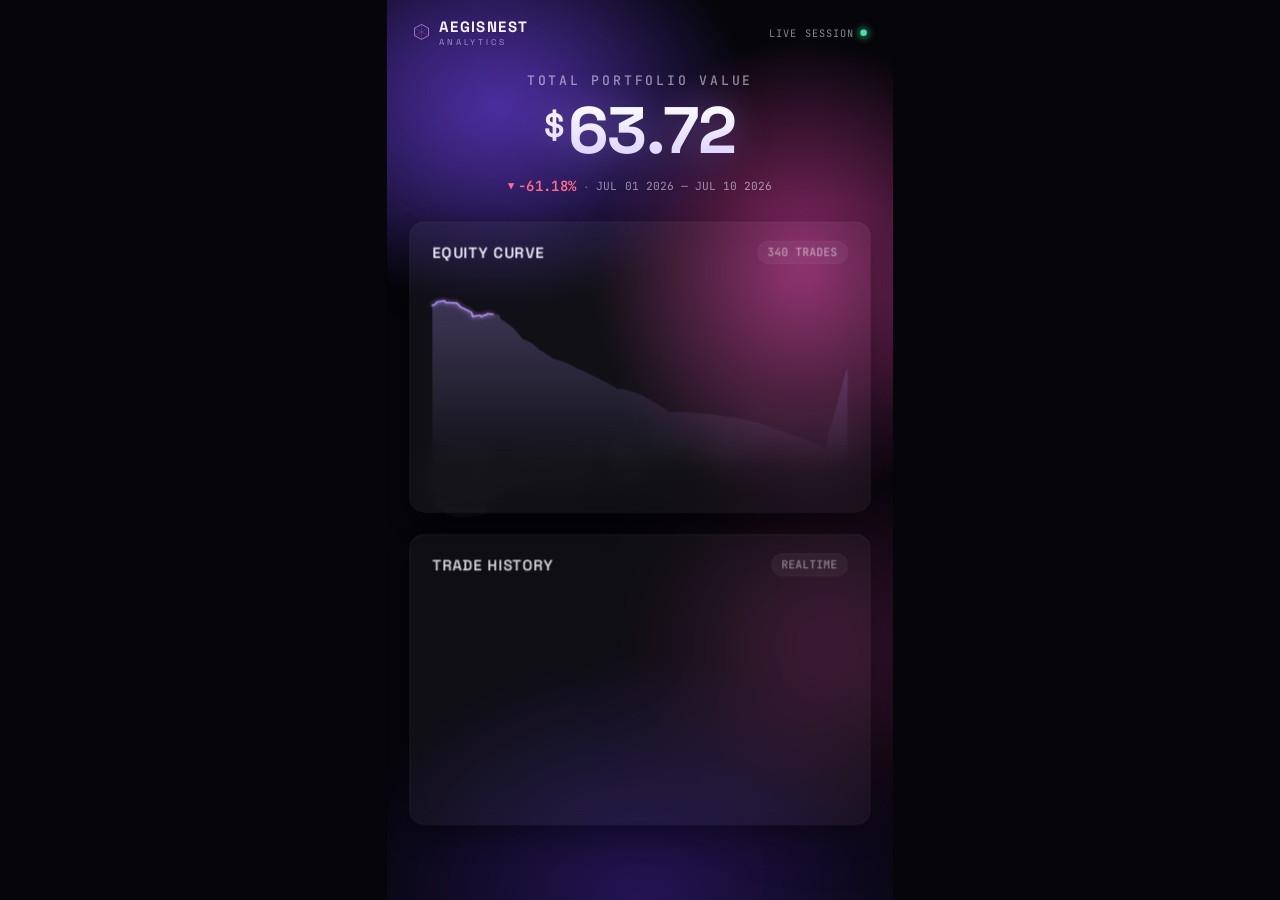
<file: index.html>
<!DOCTYPE html>
<html lang="en">
<head>
  <meta charset="UTF-8" />
  <meta name="viewport" content="width=device-width, initial-scale=1.0, maximum-scale=1.0, user-scalable=no" />
  <title>Aegisnest Analytics — Portfolio Dashboard</title>

  <!-- Google Fonts: Space Grotesk (display/body) + JetBrains Mono (data/ticker utility face) -->
  <link rel="preconnect" href="https://fonts.googleapis.com" />
  <link rel="preconnect" href="https://fonts.gstatic.com" crossorigin />
  <link href="https://fonts.googleapis.com/css2?family=Space+Grotesk:wght@300..700&family=JetBrains+Mono:wght@400;500;700&display=swap" rel="stylesheet" />

  <!-- GSAP via CDN -->
  <script src="https://cdnjs.cloudflare.com/ajax/libs/gsap/3.12.5/gsap.min.js"></script>

  <link rel="stylesheet" href="styles.css" />
</head>
<body>

  <!-- Locked 1080x1920 capture canvas. No flex/grid centering on body per spec. -->
  <div id="canvas-wrapper">

    <!-- Background watermark, dead-centered behind all glass panels -->
    <div id="watermark" aria-hidden="true">@mrshafts</div>

    <!-- Ambient glow orbs sit behind panels, above watermark/gradient -->
    <div class="ambient-glow glow-indigo" aria-hidden="true"></div>
    <div class="ambient-glow glow-magenta" aria-hidden="true"></div>

    <!-- Top header -->
    <header id="top-header">
      <div class="brand">
        <span class="brand-mark" aria-hidden="true">
          <svg width="36" height="36" viewBox="0 0 36 36" fill="none" xmlns="http://www.w3.org/2000/svg">
            <path d="M18 2L33 10V26L18 34L3 26V10L18 2Z" stroke="url(#brandStroke)" stroke-width="1.5" />
            <path d="M18 2V34M3 10L33 26M33 10L3 26" stroke="url(#brandStroke)" stroke-width="0.75" opacity="0.5" />
            <defs>
              <linearGradient id="brandStroke" x1="3" y1="2" x2="33" y2="34" gradientUnits="userSpaceOnUse">
                <stop stop-color="#B79CFF" />
                <stop offset="1" stop-color="#FF7CD4" />
              </linearGradient>
            </defs>
          </svg>
        </span>
        <span class="brand-name">AEGISNEST<span class="brand-name-thin">ANALYTICS</span></span>
      </div>
      <div class="session-meta">
        <span class="session-label">LIVE SESSION</span>
        <span class="session-dot" aria-hidden="true"></span>
      </div>
    </header>

    <!-- Hero: Total Portfolio Value -->
    <section id="hero" aria-label="Total portfolio value">
      <p class="hero-eyebrow">TOTAL PORTFOLIO VALUE</p>
      <h1 id="hero-value" class="hero-value">
        <span class="hero-currency">$</span><span id="hero-value-number">0</span>
      </h1>
      <div class="hero-sub">
        <span id="hero-delta" class="hero-delta">
          <span id="hero-delta-arrow" class="hero-delta-arrow">▲</span>
          <span id="hero-delta-value">0.00%</span>
        </span>
        <span class="hero-sub-divider" aria-hidden="true">·</span>
        <span id="hero-range-label" class="hero-range-label">01 JAN 2007 — 13 JUL 2026</span>
      </div>
    </section>

    <!-- Central chart panel -->
    <section id="chart-panel" class="glass-panel" aria-label="Portfolio performance chart">
      <div class="panel-heading">
        <span class="panel-title">EQUITY CURVE</span>
        <span class="panel-tag" id="chart-trade-count">340 TRADES</span>
      </div>
      <div id="chart-container">
        <svg id="equity-svg" width="100%" height="100%" viewBox="0 0 1000 560" preserveAspectRatio="none" xmlns="http://www.w3.org/2000/svg">
          <defs>
            <linearGradient id="lineStroke" x1="0" y1="0" x2="1" y2="0">
              <stop offset="0%" stop-color="#B79CFF" />
              <stop offset="100%" stop-color="#FF7CD4" />
            </linearGradient>
            <linearGradient id="areaFill" x1="0" y1="0" x2="0" y2="1">
              <stop offset="0%" stop-color="#B79CFF" stop-opacity="0.35" />
              <stop offset="100%" stop-color="#B79CFF" stop-opacity="0" />
            </linearGradient>
            <filter id="lineGlow" x="-50%" y="-50%" width="200%" height="200%">
              <feGaussianBlur stdDeviation="6" result="blur" />
              <feMerge>
                <feMergeNode in="blur" />
                <feMergeNode in="SourceGraphic" />
              </feMerge>
            </filter>
          </defs>
          <!-- Populated by app.js from CSV data -->
          <path id="equity-area-path" d="" fill="url(#areaFill)" stroke="none"></path>
          <path id="equity-line-path" d="" fill="none" stroke="url(#lineStroke)" stroke-width="4" stroke-linecap="round" stroke-linejoin="round" filter="url(#lineGlow)"></path>
          <circle id="equity-cursor-dot" cx="0" cy="0" r="7" fill="#FFFFFF"></circle>
        </svg>
      </div>
    </section>

    <!-- Bottom: recent trades list -->
    <section id="trades-panel" class="glass-panel" aria-label="Trade history">
      <div class="panel-heading">
        <span class="panel-title">TRADE HISTORY</span>
        <span class="panel-tag">REALTIME</span>
      </div>
      <div id="trades-list">
        <!-- Trade rows injected by app.js, e.g.:
        <div class="trade-row">
          <span class="trade-symbol">XAU/USD</span>
          <span class="trade-action trade-action--buy">BUY</span>
          <span class="trade-pnl trade-pnl--pos">+$1,204.50</span>
        </div>
        -->
      </div>
    </section>

  </div>

  <script src="app.js"></script>
</body>
</html>
</file>
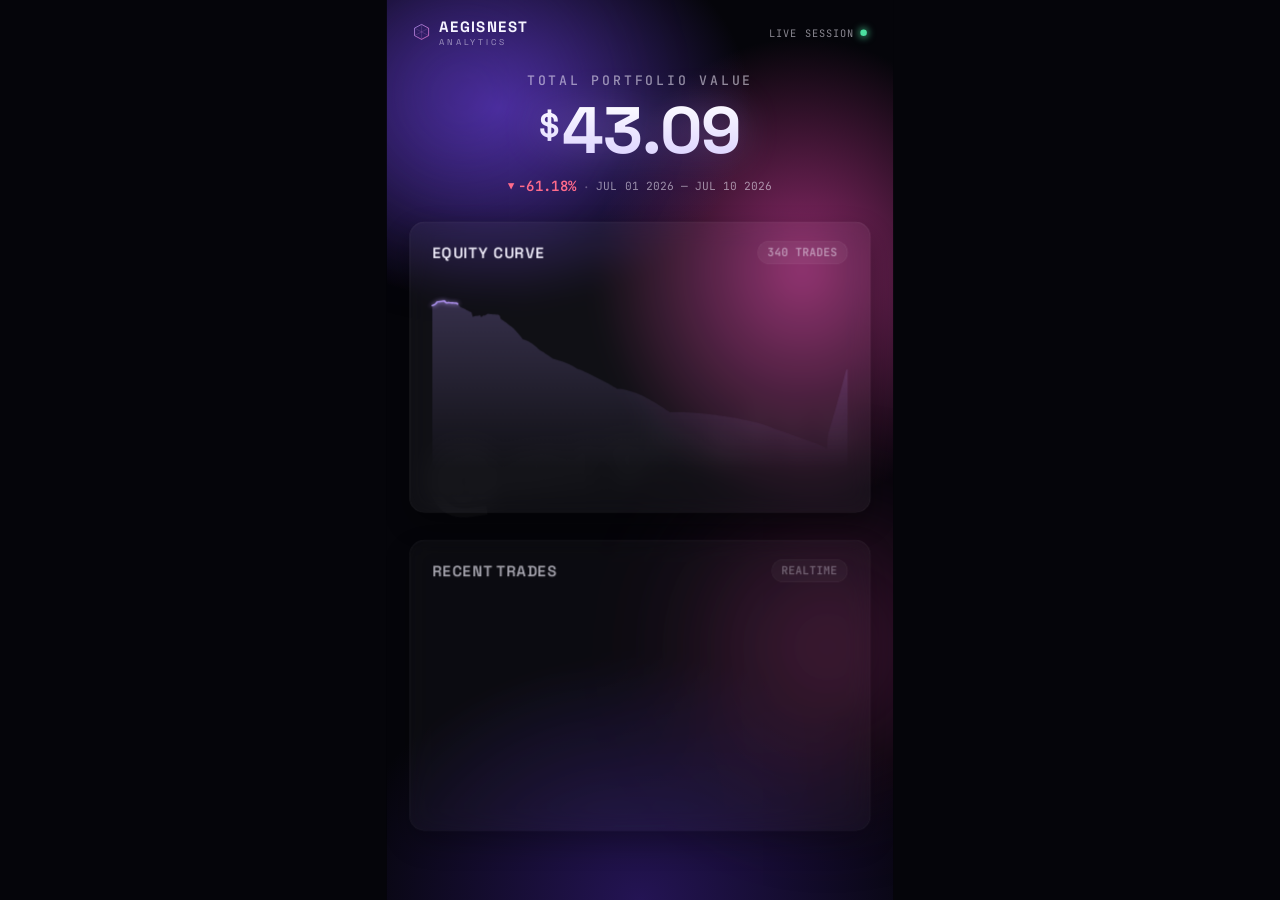
<file: index-4.html>
<!DOCTYPE html>
<html lang="en">
<head>
  <meta charset="UTF-8" />
  <meta name="viewport" content="width=device-width, initial-scale=1.0, maximum-scale=1.0, user-scalable=no" />
  <title>Aegisnest Analytics — Portfolio Dashboard</title>

  <!-- Google Fonts: Space Grotesk (display/body) + JetBrains Mono (data/ticker utility face) -->
  <link rel="preconnect" href="https://fonts.googleapis.com" />
  <link rel="preconnect" href="https://fonts.gstatic.com" crossorigin />
  <link href="https://fonts.googleapis.com/css2?family=Space+Grotesk:wght@300..700&family=JetBrains+Mono:wght@400;500;700&display=swap" rel="stylesheet" />

  <!-- GSAP via CDN -->
  <script src="https://cdnjs.cloudflare.com/ajax/libs/gsap/3.12.5/gsap.min.js"></script>

  <link rel="stylesheet" href="styles.css" />
</head>
<body>

  <!-- Locked 1080x1920 capture canvas. No flex/grid centering on body per spec. -->
  <div id="canvas-wrapper">

    <!-- Background watermark, dead-centered behind all glass panels -->
    <div id="watermark" aria-hidden="true">@mrshafts</div>

    <!-- Ambient glow orbs sit behind panels, above watermark/gradient -->
    <div class="ambient-glow glow-indigo" aria-hidden="true"></div>
    <div class="ambient-glow glow-magenta" aria-hidden="true"></div>

    <!-- Top header -->
    <header id="top-header">
      <div class="brand">
        <span class="brand-mark" aria-hidden="true">
          <svg width="36" height="36" viewBox="0 0 36 36" fill="none" xmlns="http://www.w3.org/2000/svg">
            <path d="M18 2L33 10V26L18 34L3 26V10L18 2Z" stroke="url(#brandStroke)" stroke-width="1.5" />
            <path d="M18 2V34M3 10L33 26M33 10L3 26" stroke="url(#brandStroke)" stroke-width="0.75" opacity="0.5" />
            <defs>
              <linearGradient id="brandStroke" x1="3" y1="2" x2="33" y2="34" gradientUnits="userSpaceOnUse">
                <stop stop-color="#B79CFF" />
                <stop offset="1" stop-color="#FF7CD4" />
              </linearGradient>
            </defs>
          </svg>
        </span>
        <span class="brand-name">AEGISNEST<span class="brand-name-thin">ANALYTICS</span></span>
      </div>
      <div class="session-meta">
        <span class="session-label">LIVE SESSION</span>
        <span class="session-dot" aria-hidden="true"></span>
      </div>
    </header>

    <!-- Hero: Total Portfolio Value -->
    <section id="hero" aria-label="Total portfolio value">
      <p class="hero-eyebrow">TOTAL PORTFOLIO VALUE</p>
      <h1 id="hero-value" class="hero-value">
        <span class="hero-currency">$</span><span id="hero-value-number">0</span>
      </h1>
      <div class="hero-sub">
        <span id="hero-delta" class="hero-delta">
          <span id="hero-delta-arrow" class="hero-delta-arrow">▲</span>
          <span id="hero-delta-value">0.00%</span>
        </span>
        <span class="hero-sub-divider" aria-hidden="true">·</span>
        <span id="hero-range-label" class="hero-range-label">01 JAN 2007 — 13 JUL 2026</span>
      </div>
    </section>

    <!-- Central chart panel -->
    <section id="chart-panel" class="glass-panel" aria-label="Portfolio performance chart">
      <div class="panel-heading">
        <span class="panel-title">EQUITY CURVE</span>
        <span class="panel-tag" id="chart-trade-count">340 TRADES</span>
      </div>
      <div id="chart-container">
        <svg id="equity-svg" width="100%" height="100%" viewBox="0 0 1000 560" preserveAspectRatio="none" xmlns="http://www.w3.org/2000/svg">
          <defs>
            <linearGradient id="lineStroke" x1="0" y1="0" x2="1" y2="0">
              <stop offset="0%" stop-color="#B79CFF" />
              <stop offset="100%" stop-color="#FF7CD4" />
            </linearGradient>
            <linearGradient id="areaFill" x1="0" y1="0" x2="0" y2="1">
              <stop offset="0%" stop-color="#B79CFF" stop-opacity="0.35" />
              <stop offset="100%" stop-color="#B79CFF" stop-opacity="0" />
            </linearGradient>
            <filter id="lineGlow" x="-50%" y="-50%" width="200%" height="200%">
              <feGaussianBlur stdDeviation="6" result="blur" />
              <feMerge>
                <feMergeNode in="blur" />
                <feMergeNode in="SourceGraphic" />
              </feMerge>
            </filter>
          </defs>
          <!-- Populated by app.js from CSV data -->
          <path id="equity-area-path" d="" fill="url(#areaFill)" stroke="none"></path>
          <path id="equity-line-path" d="" fill="none" stroke="url(#lineStroke)" stroke-width="4" stroke-linecap="round" stroke-linejoin="round" filter="url(#lineGlow)"></path>
          <circle id="equity-cursor-dot" cx="0" cy="0" r="7" fill="#FFFFFF"></circle>
        </svg>
      </div>
    </section>

    <!-- Bottom: recent trades list -->
    <section id="trades-panel" class="glass-panel" aria-label="Recent trades">
      <div class="panel-heading">
        <span class="panel-title">RECENT TRADES</span>
        <span class="panel-tag">REALTIME</span>
      </div>
      <div id="trades-list">
        <!-- Trade rows injected by app.js, e.g.:
        <div class="trade-row">
          <span class="trade-ticket">#00238</span>
          <span class="trade-action trade-action--buy">BUY</span>
          <span class="trade-pnl trade-pnl--pos">+$1,204.50</span>
        </div>
        -->
      </div>
    </section>

  </div>

  <script src="app.js"></script>
</body>
</html>
</file>
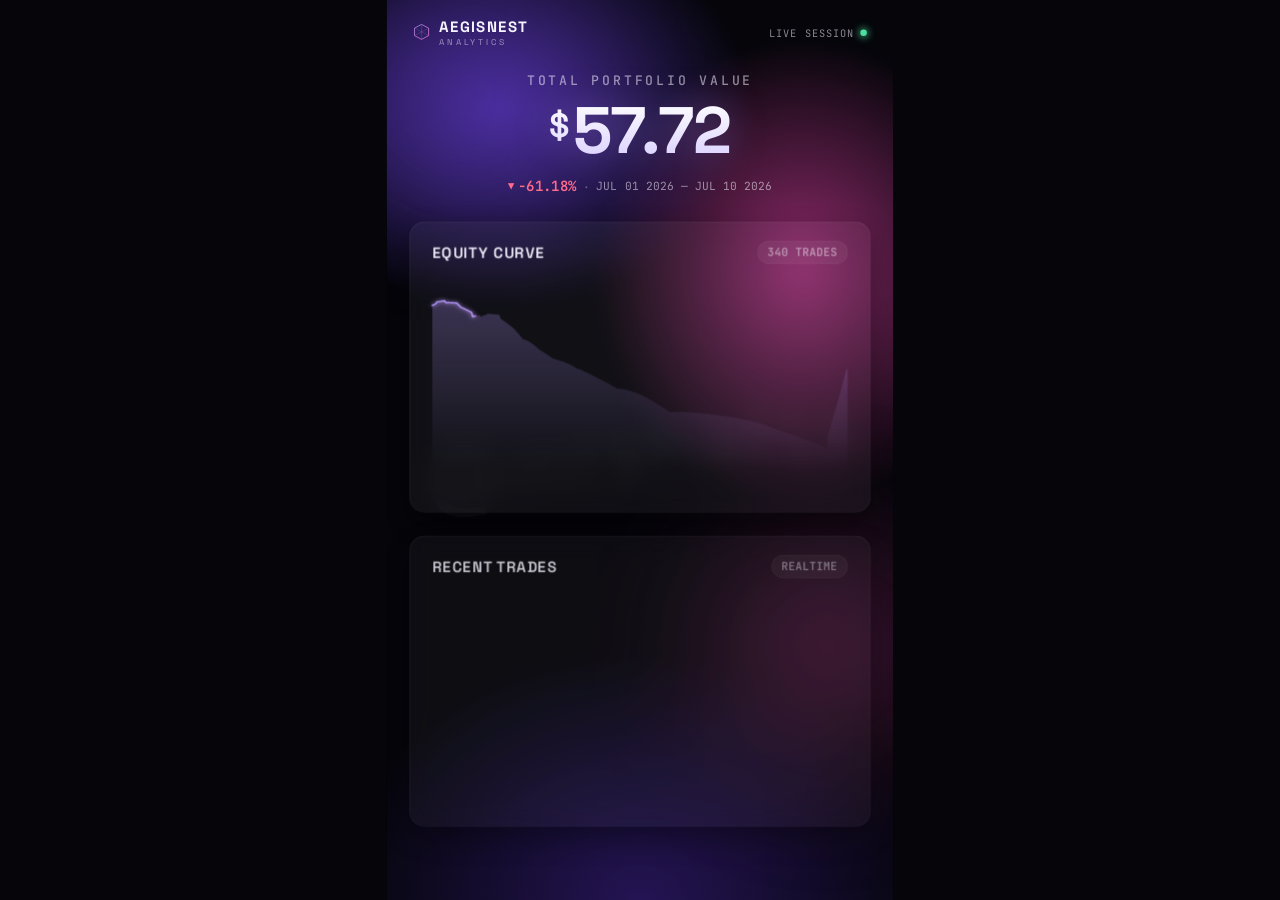
<file: index-5.html>
<!DOCTYPE html>
<html lang="en">
<head>
  <meta charset="UTF-8" />
  <meta name="viewport" content="width=device-width, initial-scale=1.0, maximum-scale=1.0, user-scalable=no" />
  <title>Aegisnest Analytics — Portfolio Dashboard</title>

  <!-- Google Fonts: Space Grotesk (display/body) + JetBrains Mono (data/ticker utility face) -->
  <link rel="preconnect" href="https://fonts.googleapis.com" />
  <link rel="preconnect" href="https://fonts.gstatic.com" crossorigin />
  <link href="https://fonts.googleapis.com/css2?family=Space+Grotesk:wght@300..700&family=JetBrains+Mono:wght@400;500;700&display=swap" rel="stylesheet" />

  <!-- GSAP via CDN -->
  <script src="https://cdnjs.cloudflare.com/ajax/libs/gsap/3.12.5/gsap.min.js"></script>

  <link rel="stylesheet" href="styles.css" />
</head>
<body>

  <!-- Locked 1080x1920 capture canvas. No flex/grid centering on body per spec. -->
  <div id="canvas-wrapper">

    <!-- Background watermark, dead-centered behind all glass panels -->
    <div id="watermark" aria-hidden="true">@mrshafts</div>

    <!-- Ambient glow orbs sit behind panels, above watermark/gradient -->
    <div class="ambient-glow glow-indigo" aria-hidden="true"></div>
    <div class="ambient-glow glow-magenta" aria-hidden="true"></div>

    <!-- Top header -->
    <header id="top-header">
      <div class="brand">
        <span class="brand-mark" aria-hidden="true">
          <svg width="36" height="36" viewBox="0 0 36 36" fill="none" xmlns="http://www.w3.org/2000/svg">
            <path d="M18 2L33 10V26L18 34L3 26V10L18 2Z" stroke="url(#brandStroke)" stroke-width="1.5" />
            <path d="M18 2V34M3 10L33 26M33 10L3 26" stroke="url(#brandStroke)" stroke-width="0.75" opacity="0.5" />
            <defs>
              <linearGradient id="brandStroke" x1="3" y1="2" x2="33" y2="34" gradientUnits="userSpaceOnUse">
                <stop stop-color="#B79CFF" />
                <stop offset="1" stop-color="#FF7CD4" />
              </linearGradient>
            </defs>
          </svg>
        </span>
        <span class="brand-name">AEGISNEST<span class="brand-name-thin">ANALYTICS</span></span>
      </div>
      <div class="session-meta">
        <span class="session-label">LIVE SESSION</span>
        <span class="session-dot" aria-hidden="true"></span>
      </div>
    </header>

    <!-- Hero: Total Portfolio Value -->
    <section id="hero" aria-label="Total portfolio value">
      <p class="hero-eyebrow">TOTAL PORTFOLIO VALUE</p>
      <h1 id="hero-value" class="hero-value">
        <span class="hero-currency">$</span><span id="hero-value-number">0</span>
      </h1>
      <div class="hero-sub">
        <span id="hero-delta" class="hero-delta">
          <span id="hero-delta-arrow" class="hero-delta-arrow">▲</span>
          <span id="hero-delta-value">0.00%</span>
        </span>
        <span class="hero-sub-divider" aria-hidden="true">·</span>
        <span id="hero-range-label" class="hero-range-label">01 JAN 2007 — 13 JUL 2026</span>
      </div>
    </section>

    <!-- Central chart panel -->
    <section id="chart-panel" class="glass-panel" aria-label="Portfolio performance chart">
      <div class="panel-heading">
        <span class="panel-title">EQUITY CURVE</span>
        <span class="panel-tag" id="chart-trade-count">340 TRADES</span>
      </div>
      <div id="chart-container">
        <svg id="equity-svg" width="100%" height="100%" viewBox="0 0 1000 560" preserveAspectRatio="none" xmlns="http://www.w3.org/2000/svg">
          <defs>
            <linearGradient id="lineStroke" x1="0" y1="0" x2="1" y2="0">
              <stop offset="0%" stop-color="#B79CFF" />
              <stop offset="100%" stop-color="#FF7CD4" />
            </linearGradient>
            <linearGradient id="areaFill" x1="0" y1="0" x2="0" y2="1">
              <stop offset="0%" stop-color="#B79CFF" stop-opacity="0.35" />
              <stop offset="100%" stop-color="#B79CFF" stop-opacity="0" />
            </linearGradient>
            <filter id="lineGlow" x="-50%" y="-50%" width="200%" height="200%">
              <feGaussianBlur stdDeviation="6" result="blur" />
              <feMerge>
                <feMergeNode in="blur" />
                <feMergeNode in="SourceGraphic" />
              </feMerge>
            </filter>
          </defs>
          <!-- Populated by app.js from CSV data -->
          <path id="equity-area-path" d="" fill="url(#areaFill)" stroke="none"></path>
          <path id="equity-line-path" d="" fill="none" stroke="url(#lineStroke)" stroke-width="4" stroke-linecap="round" stroke-linejoin="round" filter="url(#lineGlow)"></path>
          <circle id="equity-cursor-dot" cx="0" cy="0" r="7" fill="#FFFFFF"></circle>
        </svg>
      </div>
    </section>

    <!-- Bottom: recent trades list -->
    <section id="trades-panel" class="glass-panel" aria-label="Recent trades">
      <div class="panel-heading">
        <span class="panel-title">RECENT TRADES</span>
        <span class="panel-tag">REALTIME</span>
      </div>
      <div id="trades-list">
        <!-- Trade rows injected by app.js, e.g.:
        <div class="trade-row">
          <span class="trade-symbol">XAU/USD</span>
          <span class="trade-action trade-action--buy">BUY</span>
          <span class="trade-pnl trade-pnl--pos">+$1,204.50</span>
        </div>
        -->
      </div>
    </section>

  </div>

  <script src="app.js"></script>
</body>
</html>
</file>
<file: styles.css>
/* ==========================================================================
   Aegisnest Analytics — styles.css
   1080x1920 fixed capture canvas. Frosted glassmorphism, dark mode.
   Scaling for on-screen preview is handled mathematically in app.js —
   nothing in here should rely on vw/vh/% viewport units for layout.
   ========================================================================== */

:root {
  --bg-base: #05050A;
  --indigo-deep: #241454;
  --indigo-mid: #4B2E9E;
  --magenta-deep: #4A0E3C;
  --magenta-mid: #8E2A6B;
  --accent-violet: #B79CFF;
  --accent-pink: #FF7CD4;

  --text-primary: #F5F3FF;
  --text-muted: rgba(245, 243, 255, 0.55);
  --text-faint: rgba(245, 243, 255, 0.32);

  --glass-bg: rgba(255, 255, 255, 0.05);
  --glass-bg-strong: rgba(255, 255, 255, 0.07);
  --glass-border: rgba(255, 255, 255, 0.1);
  --glass-blur: 24px;
  --glass-radius: 32px;

  --positive: #4CE0A0;
  --negative: #FF6B8B;

  --font-display: 'Space Grotesk', -apple-system, BlinkMacSystemFont, sans-serif;
  --font-mono: 'JetBrains Mono', 'SFMono-Regular', Consolas, monospace;
}

* {
  margin: 0;
  padding: 0;
  box-sizing: border-box;
}

html, body {
  width: 100%;
  height: 100%;
  background: var(--bg-base);
}

body {
  font-family: var(--font-display);
  color: var(--text-primary);
  -webkit-font-smoothing: antialiased;
  text-rendering: optimizeLegibility;
  overflow: hidden;
}

/* ==========================================================================
   Canvas lock — exact 1080x1920, absolute positioned. No flex/grid centering.
   ========================================================================== */

#canvas-wrapper {
  position: absolute;
  top: 0;
  left: 0;
  width: 1080px;
  height: 1920px;
  overflow: hidden;
  background:
    radial-gradient(ellipse 900px 700px at 22% 12%, var(--indigo-mid) 0%, transparent 60%),
    radial-gradient(ellipse 800px 900px at 82% 30%, var(--magenta-mid) 0%, transparent 55%),
    radial-gradient(ellipse 1000px 800px at 50% 100%, var(--indigo-deep) 0%, transparent 65%),
    var(--bg-base);
}

/* Ambient glow orbs — soft floating light behind the glass, above the base gradient */
.ambient-glow {
  position: absolute;
  border-radius: 50%;
  filter: blur(120px);
  opacity: 0.55;
  pointer-events: none;
  z-index: 1;
}

.glow-indigo {
  width: 640px;
  height: 640px;
  top: -120px;
  left: -160px;
  background: radial-gradient(circle, var(--indigo-mid) 0%, transparent 70%);
}

.glow-magenta {
  width: 720px;
  height: 720px;
  bottom: 180px;
  right: -220px;
  background: radial-gradient(circle, var(--magenta-mid) 0%, transparent 70%);
}

/* ==========================================================================
   Watermark — dead-centered behind glass panels, above the background
   ========================================================================== */

#watermark {
  position: absolute;
  inset: 0;
  display: flex;
  align-items: center;
  justify-content: center;
  z-index: 2;
  font-family: var(--font-display);
  font-weight: 700;
  font-size: 168px;
  letter-spacing: 4px;
  color: rgba(255, 255, 255, 0.035);
  white-space: nowrap;
  user-select: none;
  pointer-events: none;
  transform: rotate(-8deg);
}

/* ==========================================================================
   Shared glass panel base
   ========================================================================== */

.glass-panel {
  position: relative;
  z-index: 3;
  background: var(--glass-bg);
  backdrop-filter: blur(var(--glass-blur));
  -webkit-backdrop-filter: blur(var(--glass-blur));
  border: 1px solid var(--glass-border);
  border-radius: var(--glass-radius);
  box-shadow:
    0 24px 64px rgba(0, 0, 0, 0.4),
    inset 0 1px 0 rgba(255, 255, 255, 0.06);
}

.panel-heading {
  display: flex;
  align-items: center;
  justify-content: space-between;
  padding: 40px 48px 0 48px;
}

.panel-title {
  font-size: 32px;
  font-weight: 600;
  letter-spacing: 2px;
  color: var(--text-primary);
}

.panel-tag {
  font-family: var(--font-mono);
  font-size: 24px;
  font-weight: 500;
  letter-spacing: 1px;
  color: var(--text-muted);
  padding: 8px 20px;
  background: rgba(255, 255, 255, 0.05);
  border: 1px solid var(--glass-border);
  border-radius: 999px;
}

/* ==========================================================================
   Top header
   ========================================================================== */

#top-header {
  position: relative;
  z-index: 3;
  display: flex;
  align-items: center;
  justify-content: space-between;
  height: 140px;
  padding: 0 56px;
}

.brand {
  display: flex;
  align-items: center;
  gap: 20px;
}

.brand-name {
  display: flex;
  flex-direction: column;
  line-height: 1;
  font-size: 32px;
  font-weight: 700;
  letter-spacing: 3px;
  color: var(--text-primary);
}

.brand-name-thin {
  margin-top: 6px;
  font-size: 18px;
  font-weight: 400;
  letter-spacing: 6px;
  color: var(--text-muted);
}

.session-meta {
  display: flex;
  align-items: center;
  gap: 14px;
  font-family: var(--font-mono);
  font-size: 22px;
  letter-spacing: 2px;
  color: var(--text-muted);
}

.session-dot {
  width: 14px;
  height: 14px;
  border-radius: 50%;
  background: var(--positive);
  box-shadow: 0 0 16px 4px rgba(76, 224, 160, 0.6);
}

/* ==========================================================================
   Hero — Total Portfolio Value
   ========================================================================== */

#hero {
  position: relative;
  z-index: 3;
  padding: 12px 56px 0 56px;
  text-align: center;
}

.hero-eyebrow {
  font-family: var(--font-mono);
  font-size: 28px;
  font-weight: 500;
  letter-spacing: 6px;
  color: var(--text-muted);
  margin-bottom: 20px;
}

.hero-value {
  display: flex;
  align-items: flex-start;
  justify-content: center;
  gap: 8px;
  font-size: 140px;
  font-weight: 700;
  letter-spacing: -2px;
  line-height: 1;
  background: linear-gradient(180deg, #FFFFFF 0%, #D9CFFF 100%);
  -webkit-background-clip: text;
  background-clip: text;
  color: transparent;
  filter: drop-shadow(0 0 40px rgba(183, 156, 255, 0.35));
}

.hero-currency {
  font-size: 72px;
  font-weight: 600;
  margin-top: 22px;
}

.hero-sub {
  display: flex;
  align-items: center;
  justify-content: center;
  gap: 18px;
  margin-top: 28px;
  font-size: 30px;
}

.hero-delta {
  display: inline-flex;
  align-items: center;
  gap: 8px;
  font-family: var(--font-mono);
  font-weight: 600;
  color: var(--positive);
}

.hero-delta.is-negative {
  color: var(--negative);
}

.hero-delta-arrow {
  font-size: 22px;
}

.hero-sub-divider {
  color: var(--text-faint);
}

.hero-range-label {
  font-family: var(--font-mono);
  font-size: 24px;
  letter-spacing: 1px;
  color: var(--text-muted);
}

/* ==========================================================================
   Chart panel
   ========================================================================== */

#chart-panel {
  margin: 56px 48px 0 48px;
  height: 620px;
}

#chart-container {
  width: 100%;
  height: 480px;
  padding: 24px 48px 40px 48px;
}

#equity-svg {
  width: 100%;
  height: 100%;
  overflow: visible;
}

#equity-line-path {
  stroke-dasharray: 3000;
  stroke-dashoffset: 3000;
}

#equity-cursor-dot {
  filter: drop-shadow(0 0 12px rgba(255, 255, 255, 0.9));
}

/* ==========================================================================
   Trades panel
   ========================================================================== */

#trades-panel {
  margin: 40px 48px 0 48px;
  height: 620px;
  overflow: hidden;
}

#trades-list {
  height: calc(100% - 108px);
  margin-top: 16px;
  padding: 0 48px 32px 48px;
  overflow-y: auto;
  overflow-x: hidden;
  display: flex;
  flex-direction: column;
  -webkit-overflow-scrolling: touch;
  overscroll-behavior: contain;
  /* Firefox */
  scrollbar-width: thin;
  scrollbar-color: rgba(255, 255, 255, 0.18) transparent;
  /* Fade the bottom edge so scroll continuation reads as intentional, not clipped */
  mask-image: linear-gradient(to bottom, black calc(100% - 48px), transparent 100%);
  -webkit-mask-image: linear-gradient(to bottom, black calc(100% - 48px), transparent 100%);
}

#trades-list::-webkit-scrollbar {
  width: 6px;
}

#trades-list::-webkit-scrollbar-track {
  background: transparent;
}

#trades-list::-webkit-scrollbar-thumb {
  background: rgba(255, 255, 255, 0.18);
  border-radius: 999px;
}

#trades-list::-webkit-scrollbar-thumb:hover {
  background: rgba(255, 255, 255, 0.3);
}

.trade-row {
  display: flex;
  align-items: center;
  justify-content: space-between;
  gap: 24px;
  padding: 22px 0;
  border-bottom: 1px solid rgba(255, 255, 255, 0.07);
}

.trade-row:last-child {
  border-bottom: none;
}

.trade-symbol {
  font-family: var(--font-mono);
  font-size: 28px;
  font-weight: 600;
  color: var(--text-primary);
  letter-spacing: 1px;
  min-width: 220px;
}

.trade-action {
  font-family: var(--font-mono);
  font-size: 28px;
  font-weight: 700;
  letter-spacing: 2px;
  padding: 6px 22px;
  border-radius: 999px;
  text-align: center;
  min-width: 140px;
}

.trade-action--buy {
  color: var(--positive);
  background: rgba(76, 224, 160, 0.12);
  border: 1px solid rgba(76, 224, 160, 0.3);
}

.trade-action--sell {
  color: var(--negative);
  background: rgba(255, 107, 139, 0.12);
  border: 1px solid rgba(255, 107, 139, 0.3);
}

.trade-pnl {
  font-family: var(--font-mono);
  font-size: 32px;
  font-weight: 600;
  min-width: 220px;
  text-align: right;
}

.trade-pnl--pos {
  color: var(--positive);
}

.trade-pnl--neg {
  color: var(--negative);
}
</file>
